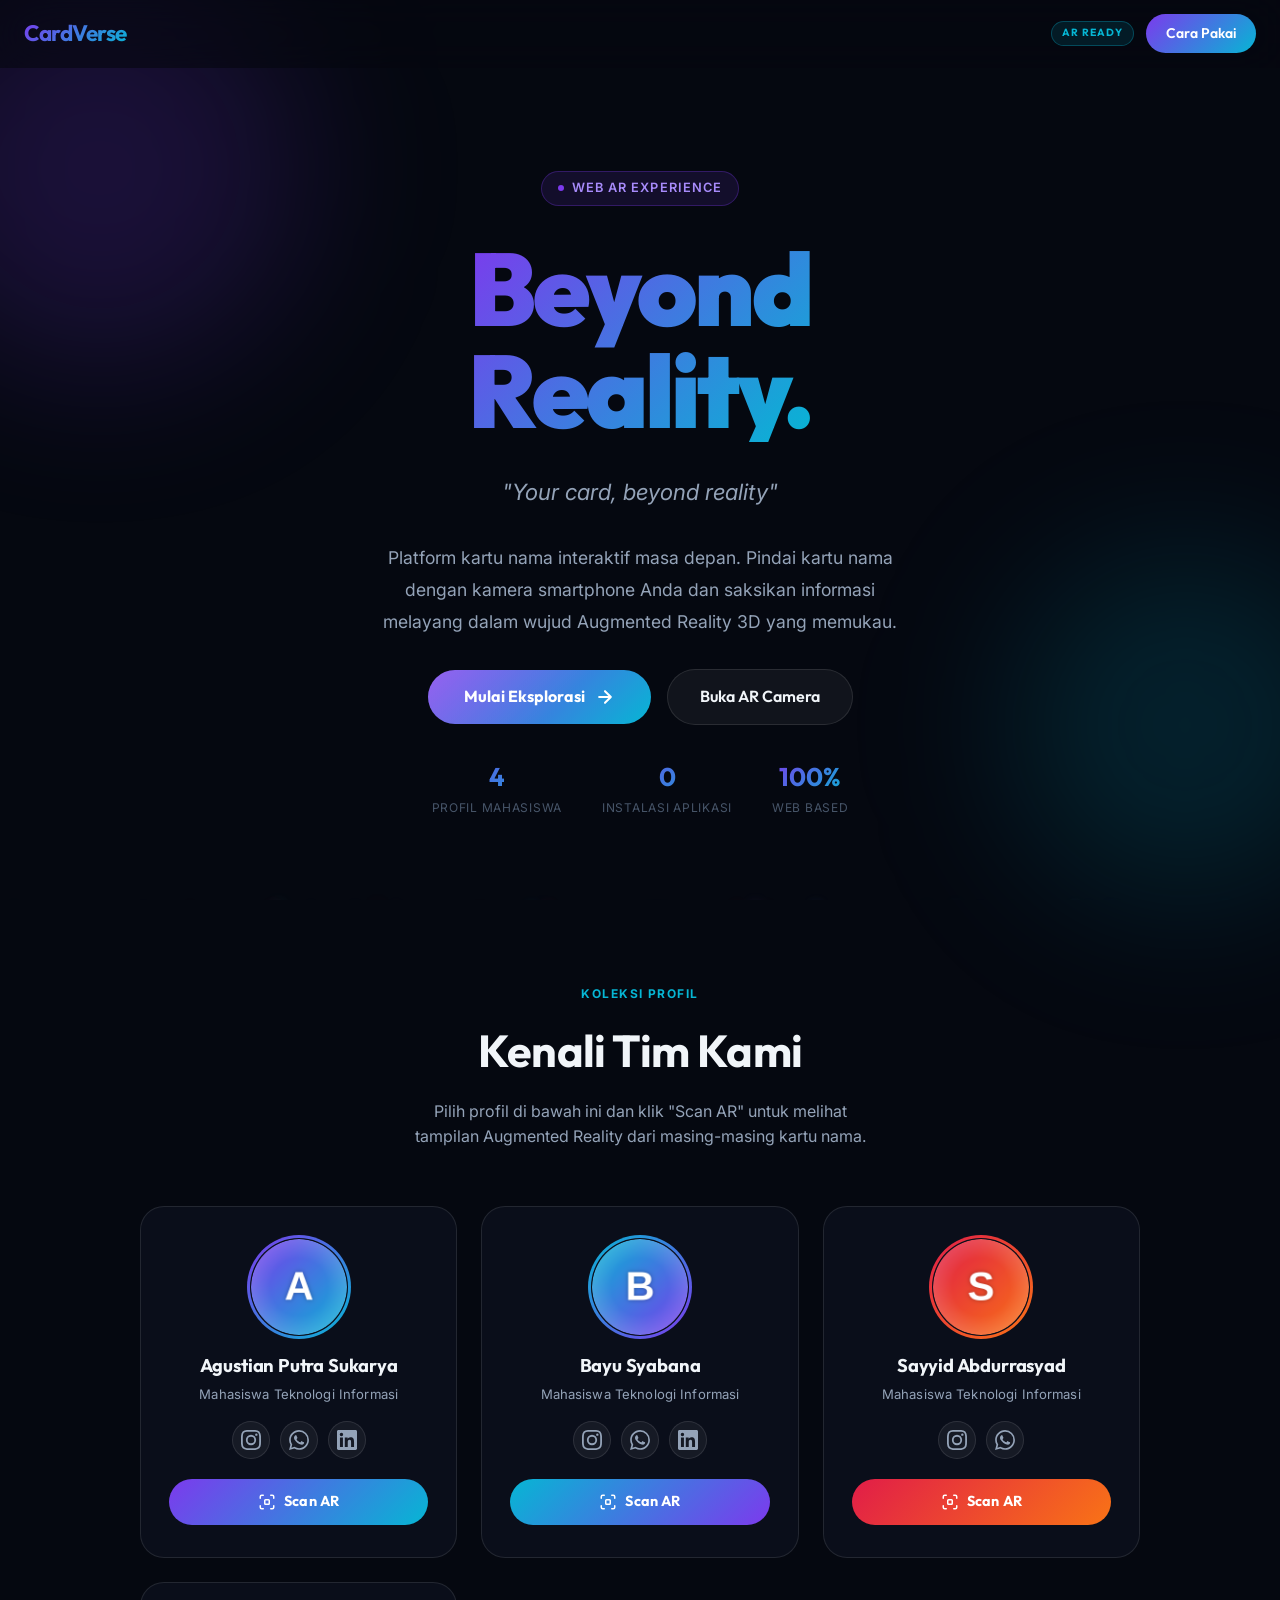
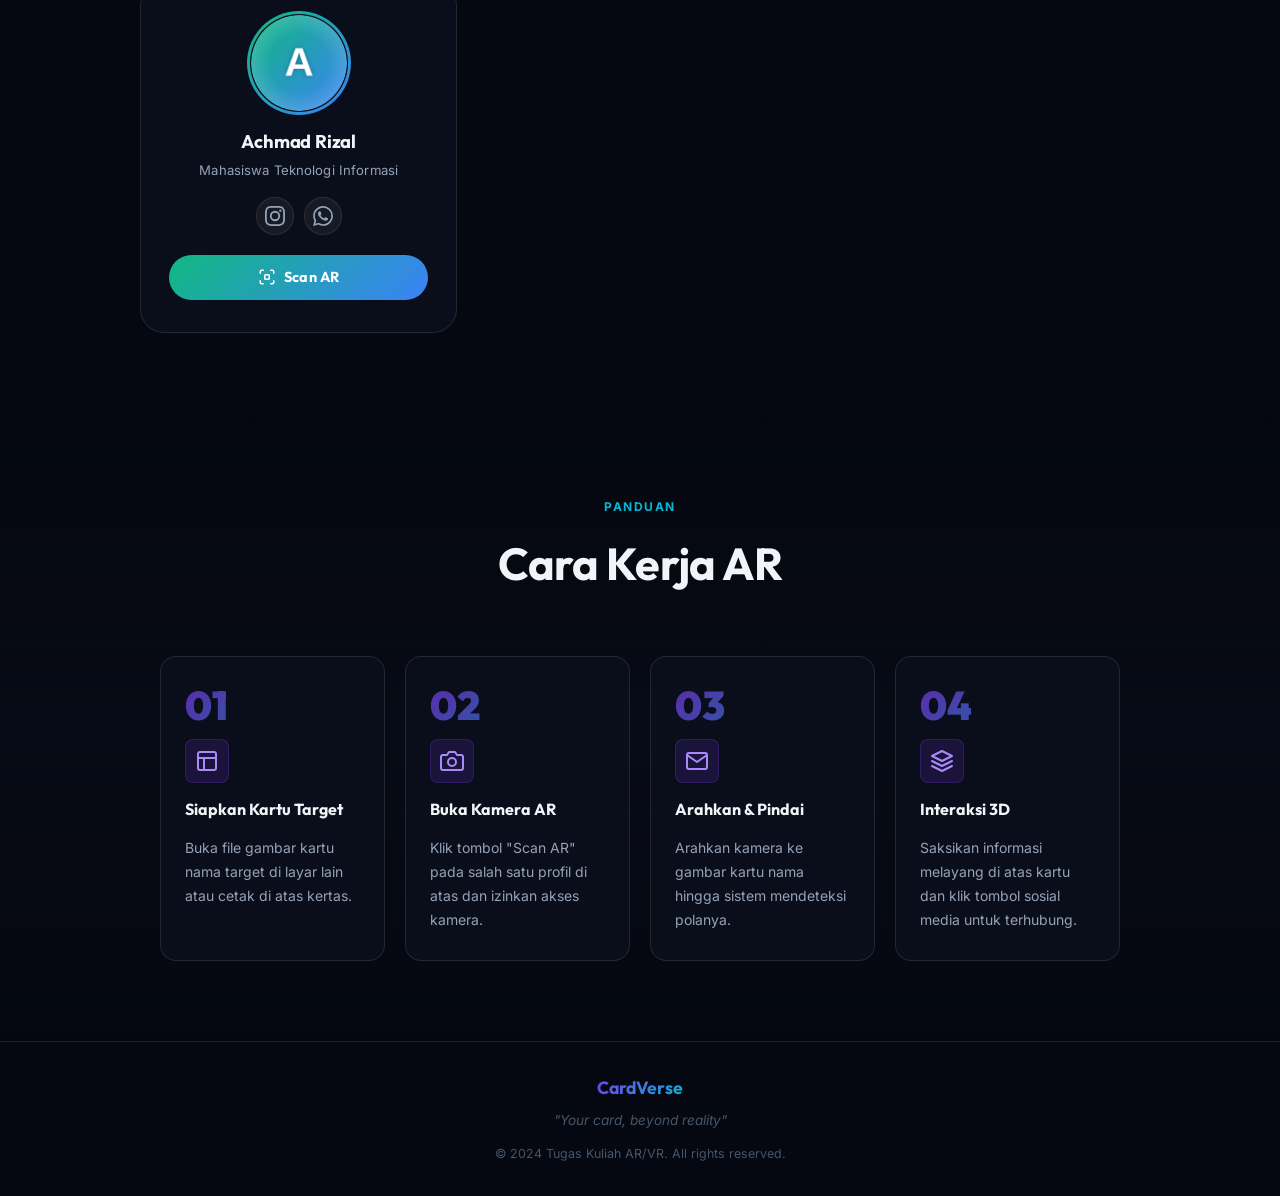
<file: index.html>
<!DOCTYPE html>
<html lang="id">
<head>
  <meta charset="UTF-8" />
  <meta name="viewport" content="width=device-width, initial-scale=1.0" />
  <title>CardVerse | Your card, beyond reality</title>
  
  <meta name="description" content="Web AR Interactive Business Card untuk mahasiswa Teknologi Informasi." />
  
  <link rel="stylesheet" href="css/style.css" />
  <script src="js/config.js" defer></script>
  <script src="js/landing.js" defer></script>
</head>
<body>

  <!-- Particles Background -->
  <div id="particles" aria-hidden="true"></div>

  <!-- Navbar -->
  <nav id="navbar">
    <div class="navbar-brand">CardVerse</div>
    <div class="navbar-actions">
      <span class="navbar-badge">AR Ready</span>
      <a href="#how-to" class="btn-nav">Cara Pakai</a>
    </div>
  </nav>

  <!-- Hero Section -->
  <header id="hero">
    <!-- Decorative Orbs -->
    <div class="hero-orb hero-orb-1" aria-hidden="true"></div>
    <div class="hero-orb hero-orb-2" aria-hidden="true"></div>

    <div class="hero-eyebrow">
      <span class="eyebrow-dot"></span>
      Web AR Experience
    </div>
    
    <h1 class="hero-title">Beyond<br/>Reality.</h1>
    <p class="hero-tagline">"Your card, beyond reality"</p>
    <p class="hero-desc">
      Platform kartu nama interaktif masa depan. Pindai kartu nama dengan kamera smartphone Anda dan saksikan informasi melayang dalam wujud Augmented Reality 3D yang memukau.
    </p>
    
    <div class="hero-actions">
      <a href="#gallery" class="btn-cta-primary">
        Mulai Eksplorasi
        <svg width="20" height="20" viewBox="0 0 24 24" fill="none" stroke="currentColor" stroke-width="2.5" stroke-linecap="round" stroke-linejoin="round">
          <path d="M5 12h14M12 5l7 7-7 7"/>
        </svg>
      </a>
      <a href="ar.html" class="btn-cta-secondary">Buka AR Camera</a>
    </div>

    <div class="hero-stats">
      <div class="hero-stat">
        <div class="hero-stat-value">4</div>
        <div class="hero-stat-label">Profil Mahasiswa</div>
      </div>
      <div class="hero-stat">
        <div class="hero-stat-value">0</div>
        <div class="hero-stat-label">Instalasi Aplikasi</div>
      </div>
      <div class="hero-stat">
        <div class="hero-stat-value">100%</div>
        <div class="hero-stat-label">Web Based</div>
      </div>
    </div>
  </header>

  <!-- Profile Gallery Section -->
  <main>
    <section id="gallery">
      <div class="section-header fade-in-up">
        <span class="section-tag">Koleksi Profil</span>
        <h2 class="section-title">Kenali Tim Kami</h2>
        <p class="section-subtitle">
          Pilih profil di bawah ini dan klik "Scan AR" untuk melihat tampilan Augmented Reality dari masing-masing kartu nama.
        </p>
      </div>

      <!-- Gallery Container (Populated by JS) -->
      <div id="profile-gallery"></div>
    </section>

    <!-- How To Use Section -->
    <section id="how-to">
      <div class="section-header fade-in-up">
        <span class="section-tag">Panduan</span>
        <h2 class="section-title">Cara Kerja AR</h2>
      </div>

      <div class="steps-grid">
        <div class="step-item">
          <div class="step-number">01</div>
          <div class="step-icon">
            <svg width="24" height="24" viewBox="0 0 24 24" fill="none" stroke="currentColor" stroke-width="2" stroke-linecap="round" stroke-linejoin="round"><rect x="3" y="3" width="18" height="18" rx="2" ry="2"/><line x1="3" y1="9" x2="21" y2="9"/><line x1="9" y1="21" x2="9" y2="9"/></svg>
          </div>
          <h3 class="step-title">Siapkan Kartu Target</h3>
          <p class="step-desc">Buka file gambar kartu nama target di layar lain atau cetak di atas kertas.</p>
        </div>

        <div class="step-item">
          <div class="step-number">02</div>
          <div class="step-icon">
            <svg width="24" height="24" viewBox="0 0 24 24" fill="none" stroke="currentColor" stroke-width="2" stroke-linecap="round" stroke-linejoin="round"><path d="M23 19a2 2 0 0 1-2 2H3a2 2 0 0 1-2-2V8a2 2 0 0 1 2-2h4l2-3h6l2 3h4a2 2 0 0 1 2 2z"/><circle cx="12" cy="13" r="4"/></svg>
          </div>
          <h3 class="step-title">Buka Kamera AR</h3>
          <p class="step-desc">Klik tombol "Scan AR" pada salah satu profil di atas dan izinkan akses kamera.</p>
        </div>

        <div class="step-item">
          <div class="step-number">03</div>
          <div class="step-icon">
            <svg width="24" height="24" viewBox="0 0 24 24" fill="none" stroke="currentColor" stroke-width="2" stroke-linecap="round" stroke-linejoin="round"><path d="M4 4h16c1.1 0 2 .9 2 2v12c0 1.1-.9 2-2 2H4c-1.1 0-2-.9-2-2V6c0-1.1.9-2 2-2z"/><polyline points="22,6 12,13 2,6"/></svg>
          </div>
          <h3 class="step-title">Arahkan & Pindai</h3>
          <p class="step-desc">Arahkan kamera ke gambar kartu nama hingga sistem mendeteksi polanya.</p>
        </div>

        <div class="step-item">
          <div class="step-number">04</div>
          <div class="step-icon">
            <svg width="24" height="24" viewBox="0 0 24 24" fill="none" stroke="currentColor" stroke-width="2" stroke-linecap="round" stroke-linejoin="round"><polygon points="12 2 2 7 12 12 22 7 12 2"/><polyline points="2 17 12 22 22 17"/><polyline points="2 12 12 17 22 12"/></svg>
          </div>
          <h3 class="step-title">Interaksi 3D</h3>
          <p class="step-desc">Saksikan informasi melayang di atas kartu dan klik tombol sosial media untuk terhubung.</p>
        </div>
      </div>
    </section>
  </main>

  <footer id="footer">
    <div class="footer-brand">CardVerse</div>
    <div class="footer-tagline">"Your card, beyond reality"</div>
    <div class="footer-copy">&copy; 2024 Tugas Kuliah AR/VR. All rights reserved.</div>
  </footer>

</body>
</html>
</file>
<file: css/style.css>
/* ================================================================
   CardVerse — Global Styles + Landing Page
   Design System: Dark glassmorphism, Outfit + Inter, brand gradient
   ================================================================ */

/* ── Google Fonts ── */
@import url('https://fonts.googleapis.com/css2?family=Outfit:wght@400;600;700;900&family=Inter:wght@400;500;600&display=swap');

/* ── Design Tokens ── */
:root {
  --bg: #050810;
  --surface: #0A0E1A;
  --surface-2: #0F1527;
  --glass: rgba(255, 255, 255, 0.05);
  --glass-border: rgba(255, 255, 255, 0.10);
  --glass-hover: rgba(255, 255, 255, 0.08);

  --brand-violet: #7C3AED;
  --brand-cyan: #06B6D4;
  --brand-rose: #E11D48;
  --brand-orange: #F97316;

  --text-primary: #F1F5F9;
  --text-secondary: #94A3B8;
  --text-muted: #475569;

  --gradient-brand: linear-gradient(135deg, #7C3AED 0%, #06B6D4 100%);
  --gradient-brand-diagonal: linear-gradient(45deg, #7C3AED, #06B6D4, #7C3AED);

  --radius-sm: 8px;
  --radius-md: 16px;
  --radius-lg: 24px;
  --radius-xl: 32px;
  --radius-full: 9999px;

  --transition-fast: 150ms cubic-bezier(0.4, 0, 0.2, 1);
  --transition-normal: 300ms cubic-bezier(0.4, 0, 0.2, 1);
  --transition-slow: 500ms cubic-bezier(0.4, 0, 0.2, 1);

  --shadow-sm: 0 2px 8px rgba(0, 0, 0, 0.4);
  --shadow-md: 0 8px 32px rgba(0, 0, 0, 0.5);
  --shadow-lg: 0 16px 64px rgba(0, 0, 0, 0.6);
  --shadow-glow-violet: 0 0 32px rgba(124, 58, 237, 0.4);
  --shadow-glow-cyan: 0 0 32px rgba(6, 182, 212, 0.4);
}

/* ── Reset & Base ── */
*, *::before, *::after {
  box-sizing: border-box;
  margin: 0;
  padding: 0;
}

html {
  scroll-behavior: smooth;
  -webkit-text-size-adjust: 100%;
}

body {
  font-family: 'Inter', system-ui, sans-serif;
  background-color: var(--bg);
  color: var(--text-primary);
  line-height: 1.6;
  overflow-x: hidden;
  min-height: 100vh;
}

img { max-width: 100%; height: auto; display: block; }
a { color: inherit; text-decoration: none; }
button { cursor: pointer; border: none; background: none; font: inherit; }

/* ── Typography Utilities ── */
.font-outfit { font-family: 'Outfit', sans-serif; }
.gradient-text {
  background: var(--gradient-brand);
  -webkit-background-clip: text;
  -webkit-text-fill-color: transparent;
  background-clip: text;
}

/* ── Glassmorphism Utility ── */
.glass {
  background: var(--glass);
  backdrop-filter: blur(20px);
  -webkit-backdrop-filter: blur(20px);
  border: 1px solid var(--glass-border);
}

/* ── Scrollbar ── */
::-webkit-scrollbar { width: 6px; }
::-webkit-scrollbar-track { background: var(--bg); }
::-webkit-scrollbar-thumb { background: var(--glass-border); border-radius: 3px; }

/* ================================================================
   PARTICLES BACKGROUND
   ================================================================ */
#particles {
  position: fixed;
  inset: 0;
  pointer-events: none;
  z-index: 0;
  overflow: hidden;
}

.particle {
  position: absolute;
  border-radius: 50%;
  bottom: -10px;
  animation: particleRise linear infinite;
}

@keyframes particleRise {
  0%   { transform: translateY(0) scale(1);   opacity: 0; }
  10%  { opacity: 1; }
  90%  { opacity: 0.6; }
  100% { transform: translateY(-110vh) scale(0.5); opacity: 0; }
}

/* ================================================================
   NAVBAR
   ================================================================ */
#navbar {
  position: sticky;
  top: 0;
  z-index: 100;
  padding: 0 24px;
  height: 68px;
  display: flex;
  align-items: center;
  justify-content: space-between;
  background: rgba(5, 8, 16, 0.6);
  backdrop-filter: blur(24px);
  -webkit-backdrop-filter: blur(24px);
  border-bottom: 1px solid transparent;
  transition: border-color var(--transition-normal), box-shadow var(--transition-normal);
}

#navbar.scrolled {
  border-bottom-color: var(--glass-border);
  box-shadow: 0 4px 24px rgba(0, 0, 0, 0.4);
}

.navbar-brand {
  font-family: 'Outfit', sans-serif;
  font-weight: 700;
  font-size: 1.4rem;
  letter-spacing: -0.02em;
  background: var(--gradient-brand);
  -webkit-background-clip: text;
  -webkit-text-fill-color: transparent;
  background-clip: text;
}

.navbar-badge {
  font-family: 'Outfit', sans-serif;
  font-size: 0.65rem;
  font-weight: 700;
  letter-spacing: 0.1em;
  text-transform: uppercase;
  color: var(--brand-cyan);
  background: rgba(6, 182, 212, 0.12);
  border: 1px solid rgba(6, 182, 212, 0.3);
  padding: 3px 10px;
  border-radius: var(--radius-full);
}

.navbar-actions {
  display: flex;
  align-items: center;
  gap: 12px;
}

.btn-nav {
  font-family: 'Outfit', sans-serif;
  font-weight: 600;
  font-size: 0.875rem;
  padding: 8px 20px;
  border-radius: var(--radius-full);
  background: var(--gradient-brand);
  color: #fff;
  transition: opacity var(--transition-fast), transform var(--transition-fast);
  white-space: nowrap;
}
.btn-nav:hover { opacity: 0.9; transform: translateY(-1px); }

/* ================================================================
   HERO SECTION
   ================================================================ */
#hero {
  position: relative;
  z-index: 1;
  min-height: calc(100vh - 68px);
  display: flex;
  flex-direction: column;
  align-items: center;
  justify-content: center;
  text-align: center;
  padding: 80px 24px 60px;
  gap: 32px;
}

.hero-eyebrow {
  display: inline-flex;
  align-items: center;
  gap: 8px;
  background: rgba(124, 58, 237, 0.12);
  border: 1px solid rgba(124, 58, 237, 0.3);
  border-radius: var(--radius-full);
  padding: 6px 16px;
  font-size: 0.8rem;
  font-weight: 600;
  letter-spacing: 0.08em;
  text-transform: uppercase;
  color: #A78BFA;
  animation: fadeInDown 0.7s ease both;
}

.eyebrow-dot {
  width: 6px;
  height: 6px;
  border-radius: 50%;
  background: var(--brand-violet);
  animation: pulse-dot 2s ease infinite;
}

@keyframes pulse-dot {
  0%, 100% { opacity: 1; transform: scale(1); }
  50% { opacity: 0.5; transform: scale(0.8); }
}

.hero-title {
  font-family: 'Outfit', sans-serif;
  font-size: clamp(3rem, 8vw, 7rem);
  font-weight: 900;
  letter-spacing: -0.03em;
  line-height: 1;
  background: var(--gradient-brand);
  -webkit-background-clip: text;
  -webkit-text-fill-color: transparent;
  background-clip: text;
  animation: fadeInUp 0.8s 0.1s ease both;
}

.hero-tagline {
  font-size: clamp(1rem, 2.5vw, 1.4rem);
  color: var(--text-secondary);
  font-style: italic;
  animation: fadeInUp 0.8s 0.2s ease both;
  max-width: 480px;
}

.hero-desc {
  font-size: clamp(0.95rem, 1.5vw, 1.1rem);
  color: var(--text-secondary);
  max-width: 540px;
  line-height: 1.8;
  animation: fadeInUp 0.8s 0.3s ease both;
}

.hero-actions {
  display: flex;
  align-items: center;
  gap: 16px;
  flex-wrap: wrap;
  justify-content: center;
  animation: fadeInUp 0.8s 0.4s ease both;
}

/* CTA Glow Pulse Button */
.btn-cta-primary {
  position: relative;
  font-family: 'Outfit', sans-serif;
  font-weight: 700;
  font-size: 1rem;
  padding: 14px 36px;
  border-radius: var(--radius-full);
  background: var(--gradient-brand);
  color: #fff;
  display: inline-flex;
  align-items: center;
  gap: 10px;
  overflow: hidden;
  transition: transform var(--transition-normal), box-shadow var(--transition-normal);
  animation: glowPulse 2.5s ease infinite;
}
.btn-cta-primary::before {
  content: '';
  position: absolute;
  inset: 0;
  background: linear-gradient(135deg, rgba(255,255,255,0.2) 0%, transparent 60%);
  pointer-events: none;
}
.btn-cta-primary:hover {
  transform: translateY(-3px) scale(1.03);
  box-shadow: 0 16px 48px rgba(124, 58, 237, 0.5), 0 0 0 4px rgba(124, 58, 237, 0.15);
}

@keyframes glowPulse {
  0%, 100% { box-shadow: 0 0 20px rgba(124,58,237,0.4), 0 0 40px rgba(6,182,212,0.2); }
  50%       { box-shadow: 0 0 30px rgba(124,58,237,0.7), 0 0 60px rgba(6,182,212,0.4); }
}

.btn-cta-secondary {
  font-family: 'Outfit', sans-serif;
  font-weight: 600;
  font-size: 1rem;
  padding: 14px 32px;
  border-radius: var(--radius-full);
  border: 1.5px solid var(--glass-border);
  color: var(--text-primary);
  background: var(--glass);
  backdrop-filter: blur(12px);
  transition: border-color var(--transition-normal), background var(--transition-normal), transform var(--transition-normal);
}
.btn-cta-secondary:hover {
  border-color: rgba(124, 58, 237, 0.5);
  background: rgba(124, 58, 237, 0.1);
  transform: translateY(-2px);
}

/* Hero decorative orbs */
.hero-orb {
  position: absolute;
  border-radius: 50%;
  filter: blur(80px);
  pointer-events: none;
  z-index: -1;
}
.hero-orb-1 {
  width: 400px; height: 400px;
  background: rgba(124, 58, 237, 0.18);
  top: -100px; left: -100px;
  animation: orbDrift 12s ease-in-out infinite alternate;
}
.hero-orb-2 {
  width: 350px; height: 350px;
  background: rgba(6, 182, 212, 0.15);
  bottom: 0; right: -80px;
  animation: orbDrift 10s ease-in-out infinite alternate-reverse;
}
@keyframes orbDrift {
  0%   { transform: translate(0, 0) scale(1); }
  100% { transform: translate(30px, 20px) scale(1.1); }
}

/* Hero stats bar */
.hero-stats {
  display: flex;
  gap: 40px;
  animation: fadeInUp 0.8s 0.5s ease both;
}
.hero-stat {
  text-align: center;
}
.hero-stat-value {
  font-family: 'Outfit', sans-serif;
  font-size: 1.6rem;
  font-weight: 700;
  background: var(--gradient-brand);
  -webkit-background-clip: text;
  -webkit-text-fill-color: transparent;
  background-clip: text;
}
.hero-stat-label {
  font-size: 0.75rem;
  color: var(--text-muted);
  text-transform: uppercase;
  letter-spacing: 0.06em;
}

/* ================================================================
   PROFILE GALLERY SECTION
   ================================================================ */
#gallery {
  position: relative;
  z-index: 1;
  padding: 80px 24px;
}

.section-header {
  text-align: center;
  margin-bottom: 56px;
}
.section-tag {
  display: inline-block;
  font-size: 0.75rem;
  font-weight: 700;
  letter-spacing: 0.12em;
  text-transform: uppercase;
  color: var(--brand-cyan);
  margin-bottom: 12px;
}
.section-title {
  font-family: 'Outfit', sans-serif;
  font-size: clamp(1.8rem, 4vw, 2.8rem);
  font-weight: 700;
  letter-spacing: -0.02em;
  color: var(--text-primary);
}
.section-subtitle {
  margin-top: 12px;
  font-size: 1rem;
  color: var(--text-secondary);
  max-width: 480px;
  margin-inline: auto;
}

#profile-gallery {
  display: grid;
  grid-template-columns: repeat(auto-fit, minmax(280px, 1fr));
  gap: 24px;
  max-width: 1000px;
  margin: 0 auto;
}

/* ─── Profile Card ─── */
.profile-card {
  position: relative;
  background: var(--surface);
  border: 1px solid var(--glass-border);
  border-radius: var(--radius-lg);
  overflow: hidden;
  cursor: default;
  opacity: 0;
  transform: translateY(30px);
  transition: opacity 0.6s ease, transform 0.6s ease, box-shadow var(--transition-normal), border-color var(--transition-normal);
}
.profile-card.visible {
  opacity: 1;
  transform: translateY(0);
}
.profile-card:hover {
  transform: translateY(-8px);
  border-color: rgba(var(--accent-rgb, 124, 58, 237), 0.4);
  box-shadow: 0 24px 64px rgba(0, 0, 0, 0.5), 0 0 40px rgba(124, 58, 237, 0.15);
}

.card-glow {
  position: absolute;
  top: -60%;
  left: -20%;
  width: 140%;
  height: 120%;
  background: radial-gradient(ellipse at center, rgba(var(--accent, 124, 58, 237), 0.08) 0%, transparent 70%);
  pointer-events: none;
  transition: opacity var(--transition-normal);
  opacity: 0;
}
.profile-card:hover .card-glow { opacity: 1; }

/* Top accent stripe */
.profile-card::before {
  content: '';
  position: absolute;
  top: 0; left: 0; right: 0;
  height: 3px;
  background: linear-gradient(90deg, var(--accent, #7C3AED), var(--accent2, #06B6D4));
  opacity: 0;
  transition: opacity var(--transition-normal);
}
.profile-card:hover::before { opacity: 1; }

.card-inner {
  padding: 32px 28px;
  display: flex;
  flex-direction: column;
  align-items: center;
  gap: 16px;
  text-align: center;
}

/* Avatar */
.avatar-wrapper {
  position: relative;
  width: 96px;
  height: 96px;
}

.avatar-ring {
  position: absolute;
  inset: -4px;
  border-radius: 50%;
  background: linear-gradient(135deg, var(--accent, #7C3AED), var(--accent2, #06B6D4));
  animation: ringRotate 4s linear infinite;
  z-index: 0;
}
.avatar-ring::after {
  content: '';
  position: absolute;
  inset: 3px;
  border-radius: 50%;
  background: var(--surface);
}

@keyframes ringRotate {
  from { transform: rotate(0deg); }
  to   { transform: rotate(360deg); }
}

.avatar-img {
  position: absolute;
  inset: 0;
  width: 100%;
  height: 100%;
  border-radius: 50%;
  object-fit: cover;
  z-index: 1;
}

/* Card text */
.card-name {
  font-family: 'Outfit', sans-serif;
  font-size: 1.15rem;
  font-weight: 700;
  color: var(--text-primary);
  letter-spacing: -0.01em;
}
.card-title {
  font-size: 0.82rem;
  color: var(--text-secondary);
  letter-spacing: 0.01em;
}
.card-info { display: flex; flex-direction: column; gap: 4px; }

/* Socials row */
.card-socials {
  display: flex;
  gap: 10px;
  justify-content: center;
}

.social-icon-btn {
  width: 38px;
  height: 38px;
  border-radius: var(--radius-full);
  border: 1px solid var(--glass-border);
  background: var(--glass);
  color: var(--text-secondary);
  display: flex;
  align-items: center;
  justify-content: center;
  transition: color var(--transition-fast), border-color var(--transition-fast), background var(--transition-fast), transform var(--transition-fast);
}
.social-icon-btn:hover {
  color: var(--text-primary);
  border-color: var(--accent, #7C3AED);
  background: rgba(124, 58, 237, 0.15);
  transform: translateY(-2px) scale(1.1);
}

/* Scan AR Button */
.btn-scan-ar {
  width: 100%;
  display: flex;
  align-items: center;
  justify-content: center;
  gap: 8px;
  font-family: 'Outfit', sans-serif;
  font-weight: 700;
  font-size: 0.9rem;
  padding: 11px 0;
  border-radius: var(--radius-full);
  background: linear-gradient(135deg, var(--accent, #7C3AED), var(--accent2, #06B6D4));
  color: #fff;
  letter-spacing: 0.01em;
  transition: opacity var(--transition-fast), transform var(--transition-fast), box-shadow var(--transition-normal);
  margin-top: 4px;
}
.btn-scan-ar:hover {
  opacity: 0.92;
  transform: translateY(-2px);
  box-shadow: 0 8px 24px rgba(124, 58, 237, 0.4);
}

.btn-scan-icon {
  display: flex;
  align-items: center;
}

/* ================================================================
   HOW TO USE — STEPS SECTION
   ================================================================ */
#how-to {
  position: relative;
  z-index: 1;
  padding: 80px 24px;
  background: linear-gradient(180deg, transparent 0%, rgba(10, 14, 26, 0.5) 50%, transparent 100%);
}

.steps-grid {
  display: grid;
  grid-template-columns: repeat(auto-fit, minmax(220px, 1fr));
  gap: 20px;
  max-width: 960px;
  margin: 0 auto;
}

.step-item {
  position: relative;
  background: var(--surface);
  border: 1px solid var(--glass-border);
  border-radius: var(--radius-md);
  padding: 28px 24px;
  display: flex;
  flex-direction: column;
  gap: 14px;
  opacity: 0;
  transform: translateY(24px);
  transition: opacity 0.6s ease, transform 0.6s ease, border-color var(--transition-normal);
}
.step-item.visible {
  opacity: 1;
  transform: translateY(0);
}
.step-item:hover {
  border-color: rgba(124, 58, 237, 0.3);
}

.step-number {
  font-family: 'Outfit', sans-serif;
  font-size: 2.5rem;
  font-weight: 900;
  line-height: 1;
  background: var(--gradient-brand);
  -webkit-background-clip: text;
  -webkit-text-fill-color: transparent;
  background-clip: text;
  opacity: 0.7;
}

.step-icon {
  width: 44px;
  height: 44px;
  border-radius: var(--radius-sm);
  background: rgba(124, 58, 237, 0.15);
  border: 1px solid rgba(124, 58, 237, 0.25);
  display: flex;
  align-items: center;
  justify-content: center;
  color: #A78BFA;
}

.step-title {
  font-family: 'Outfit', sans-serif;
  font-size: 1rem;
  font-weight: 700;
  color: var(--text-primary);
}
.step-desc {
  font-size: 0.875rem;
  color: var(--text-secondary);
  line-height: 1.7;
}

/* ================================================================
   FOOTER
   ================================================================ */
#footer {
  position: relative;
  z-index: 1;
  border-top: 1px solid var(--glass-border);
  padding: 32px 24px;
  display: flex;
  flex-direction: column;
  align-items: center;
  gap: 8px;
  text-align: center;
}

.footer-brand {
  font-family: 'Outfit', sans-serif;
  font-weight: 700;
  font-size: 1.1rem;
  background: var(--gradient-brand);
  -webkit-background-clip: text;
  -webkit-text-fill-color: transparent;
  background-clip: text;
}
.footer-tagline {
  font-size: 0.85rem;
  color: var(--text-muted);
  font-style: italic;
}
.footer-copy {
  font-size: 0.78rem;
  color: var(--text-muted);
  margin-top: 4px;
}

/* ================================================================
   FADE-IN ANIMATIONS
   ================================================================ */
@keyframes fadeInUp {
  from { opacity: 0; transform: translateY(24px); }
  to   { opacity: 1; transform: translateY(0); }
}

@keyframes fadeInDown {
  from { opacity: 0; transform: translateY(-16px); }
  to   { opacity: 1; transform: translateY(0); }
}

.fade-in-up {
  opacity: 0;
  transform: translateY(24px);
  transition: opacity 0.6s ease, transform 0.6s ease;
}
.fade-in-up.visible {
  opacity: 1;
  transform: translateY(0);
}

/* ================================================================
   RESPONSIVE
   ================================================================ */
@media (max-width: 768px) {
  #navbar { padding: 0 16px; }
  .navbar-badge { display: none; }
  
  #hero { padding: 60px 20px 48px; gap: 24px; }

  .hero-stats { gap: 24px; }
  .hero-stat-value { font-size: 1.3rem; }

  #profile-gallery { grid-template-columns: 1fr; max-width: 340px; }
  
  .steps-grid { grid-template-columns: 1fr 1fr; }
  
  .hero-orb-1 { width: 240px; height: 240px; }
  .hero-orb-2 { width: 200px; height: 200px; }
}

@media (max-width: 480px) {
  .steps-grid { grid-template-columns: 1fr; }
  .hero-actions { flex-direction: column; width: 100%; }
  .btn-cta-primary, .btn-cta-secondary { width: 100%; justify-content: center; }
}

@media (min-width: 1024px) {
  #profile-gallery { grid-template-columns: repeat(3, 1fr); }
}
</file>
